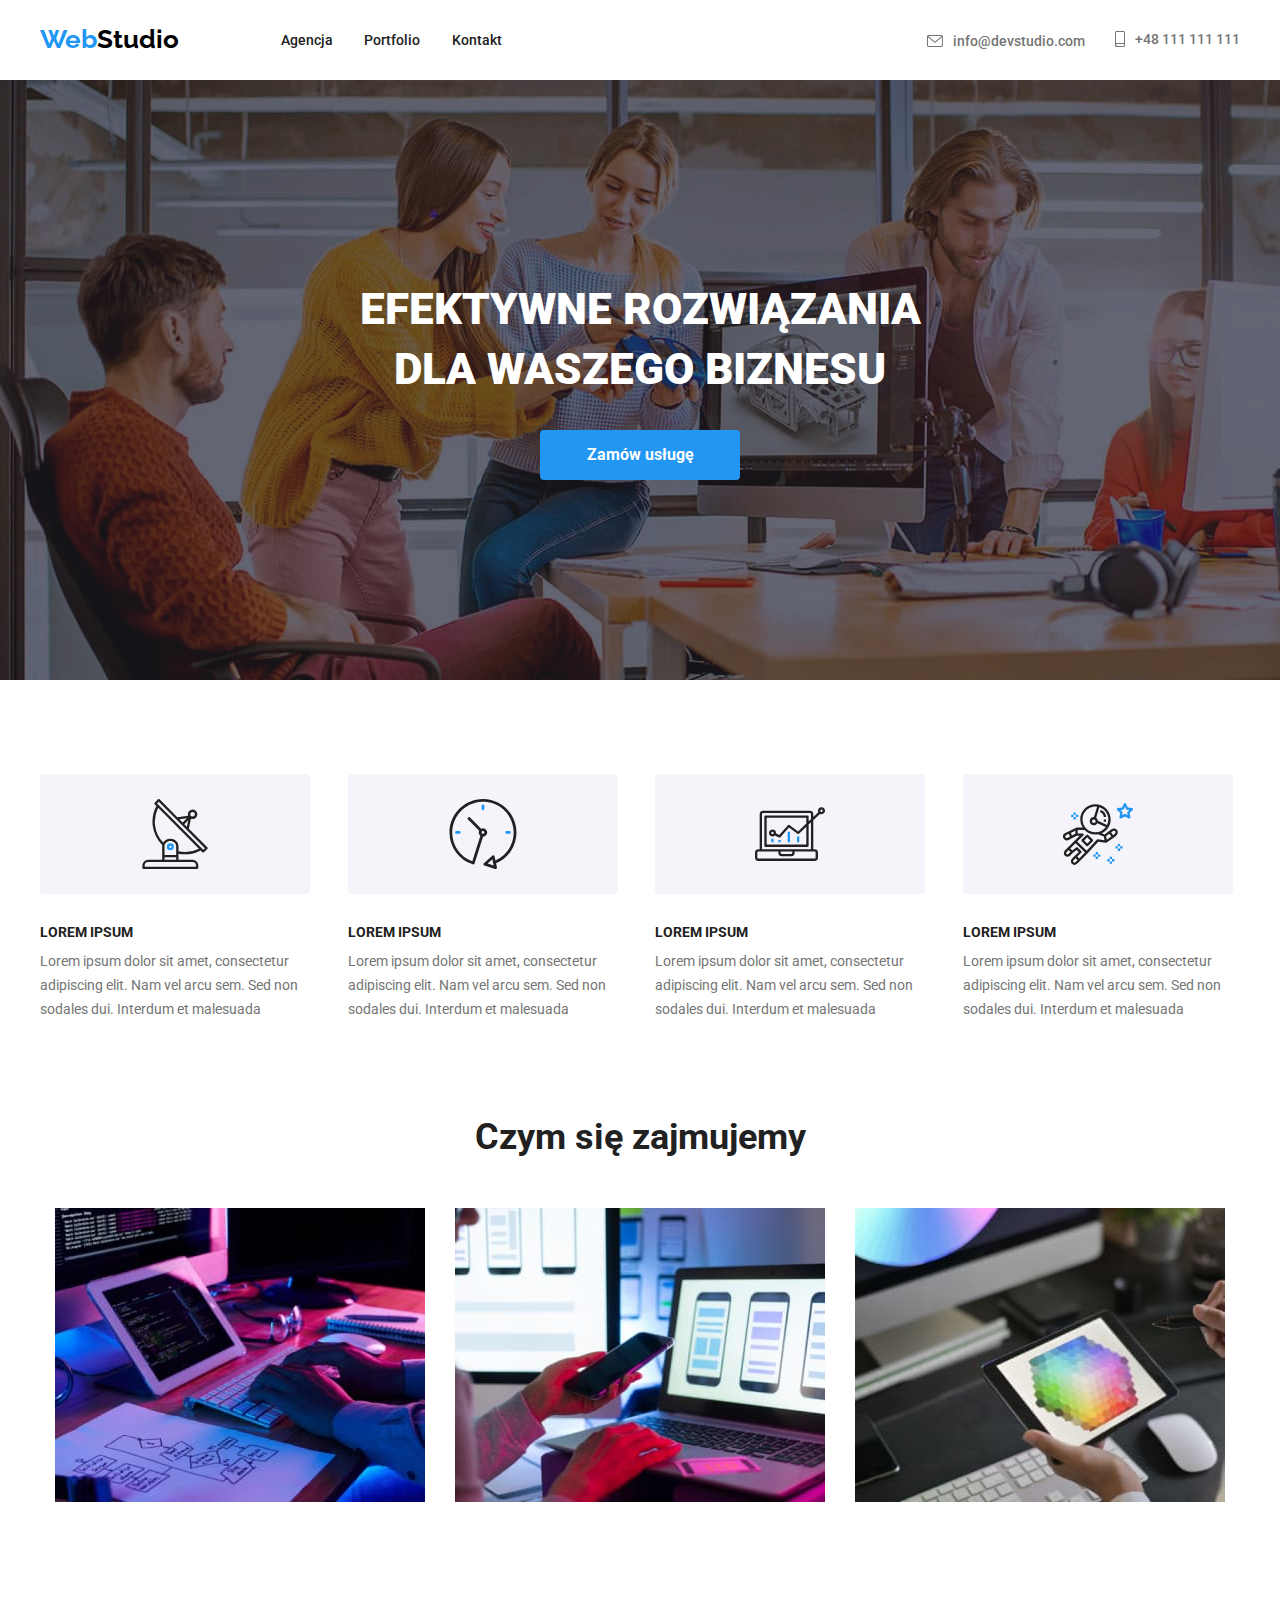
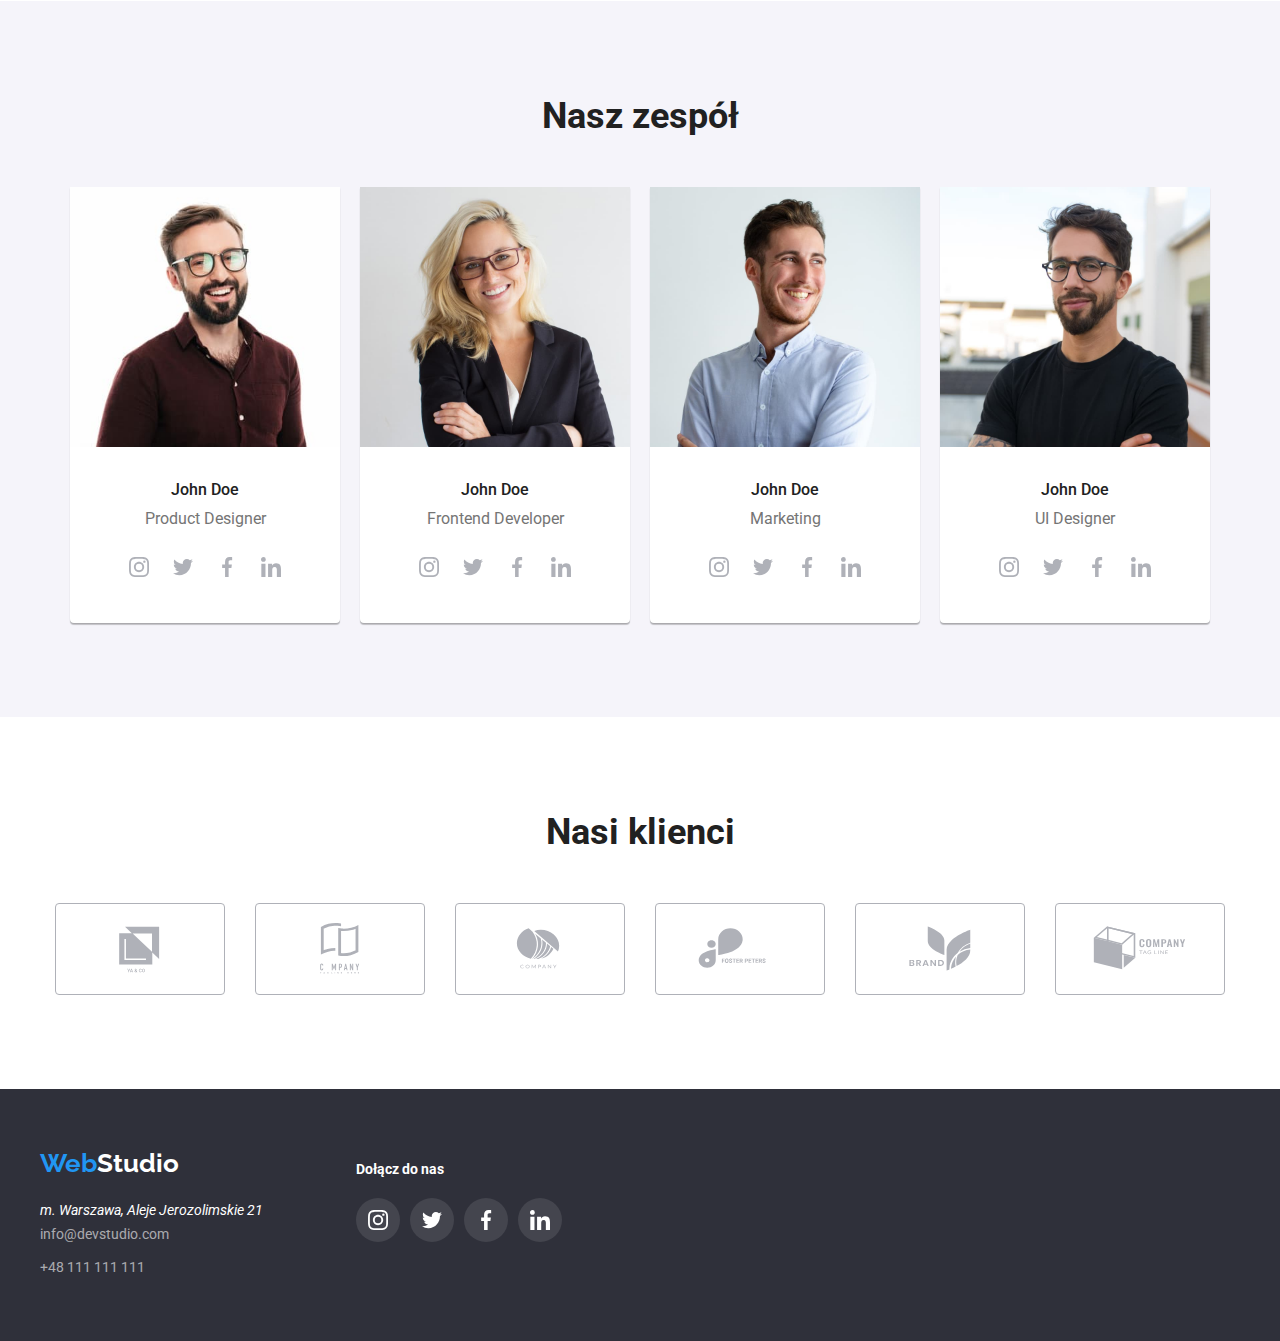
<file: index.html>
<!DOCTYPE html>
<html lang="en">
  <head>
    <meta charset="UTF-8" />
    <meta http-equiv="X-UA-Compatible" content="IE=edge" />
    <meta name="viewport" content="width=device-width, initial-scale=1.0" />
    <link rel="preconnect" href="https://fonts.googleapis.com" />
    <link
      rel="stylesheet"
      href="https://cdnjs.cloudflare.com/ajax/libs/modern-normalize/1.1.0/modern-normalize.min.css"
    />
    <link rel="preconnect" href="https://fonts.gstatic.com" crossorigin />

    <link
      href="https://fonts.googleapis.com/css2?family=Raleway:wght@700&family=Roboto:wght@400;500;700;900&display=swap"
      rel="stylesheet"
    />
    <link rel="stylesheet" href="css/styles.css" />
    <title>Studio</title>
  </head>
  <body>
    <header class="container portfolio-header">
      <a href="index.html" class="logo">
        Web<span class="logo-studio">Studio</span>
      </a>
      <nav>
        <ul class="link-nav">
          <li><a href="agencja.html">Agencja</a></li>
          <li><a href="portfolio.html">Portfolio</a></li>
          <li><a href="kontakt.html">Kontakt</a></li>
        </ul>
      </nav>
      <div class="contacts-header">
        <a href="mailto:info@devstudio.com" class="link-header">
          <svg width="16" height="12">
            <use href="images/icons.svg#envelope"></use>
          </svg>
          info@devstudio.com</a
        >
        <p class="link-header">
          <svg width="10" height="16">
            <use href="images/icons.svg#smartphone"></use>
          </svg>
          +48 111 111 111
        </p>
      </div>
    </header>
    <main>
      <div class="header-main-container">
        <h1 class="header-main">
          EFEKTYWNE ROZWIĄZANIA <br />
          DLA WASZEGO BIZNESU
        </h1>
        <button type="button" class="order-button">Zamów usługę</button>
      </div>
      <section class="container">
        <ul class="first-list">
          <li>
            <div>
              <svg width="70" height="70">
                <use href="images/icons.svg#antenna"></use>
              </svg>
            </div>
            <h4 class="section-header">LOREM IPSUM</h4>
            <p class="section-paragraph first-list-padding">
              Lorem ipsum dolor sit amet, consectetur adipiscing elit. Nam vel
              arcu sem. Sed non sodales dui. Interdum et malesuada
            </p>
          </li>
          <li>
            <div>
              <svg width="70" height="70">
                <use href="images/icons.svg#clock"></use>
              </svg>
            </div>
            <h4 class="section-header">LOREM IPSUM</h4>
            <p class="section-paragraph first-list-padding">
              Lorem ipsum dolor sit amet, consectetur adipiscing elit. Nam vel
              arcu sem. Sed non sodales dui. Interdum et malesuada
            </p>
          </li>
          <li>
            <div>
              <svg width="70" height="70">
                <use href="images/icons.svg#diagram"></use>
              </svg>
            </div>
            <h4 class="section-header">LOREM IPSUM</h4>
            <p class="section-paragraph first-list-padding">
              Lorem ipsum dolor sit amet, consectetur adipiscing elit. Nam vel
              arcu sem. Sed non sodales dui. Interdum et malesuada
            </p>
          </li>
          <li>
            <div>
              <svg width="70" height="70">
                <use href="images/icons.svg#astronaut"></use>
              </svg>
            </div>
            <h4 class="section-header">LOREM IPSUM</h4>
            <p class="section-paragraph">
              Lorem ipsum dolor sit amet, consectetur adipiscing elit. Nam vel
              arcu sem. Sed non sodales dui. Interdum et malesuada
            </p>
          </li>
        </ul>
      </section>
      <section class="container section">
        <h2 class="header-secondary">Czym się zajmujemy</h2>
        <ul class="picture-list">
          <li>
            <img
              src="images/box1.jpg"
              alt="creating code"
              width="370"
              height="294"
            />
          </li>
          <li>
            <img
              src="images/box2.jpg"
              alt="web developing"
              width="370"
              height="294"
            />
          </li>
          <li>
            <img
              src="images/box3.jpg"
              alt="pallet of collours"
              width="370"
              height="294"
            />
          </li>
        </ul>
      </section>
      <section class="team-container section">
        <h2 class="header-secondary">Nasz zespół</h2>
        <ul class="team-list container">
          <li>
            <figure class="team-members">
              <img
                src="images/img1.jpg"
                alt="picture of John Doe"
                width="270"
                height="260"
              />
              <figcaption>
                <p class="team-names">John Doe</p>
                <p class="team-positions">Product Designer</p>
                <div class="social-links-team">
                  <ul>
                    <li>
                      <svg>
                        <use href="images/icons.svg#instagram"></use>
                      </svg>
                    </li>
                    <li>
                      <svg>
                        <use href="images/icons.svg#twitter"></use>
                      </svg>
                    </li>
                    <li>
                      <svg>
                        <use href="images/icons.svg#facebook"></use>
                      </svg>
                    </li>
                    <li>
                      <svg>
                        <use href="images/icons.svg#linkedin"></use>
                      </svg>
                    </li>
                  </ul>
                </div>
              </figcaption>
            </figure>
          </li>
          <li>
            <figure class="team-members">
              <img
                src="images/img2.jpg"
                alt="picture of John Doe"
                width="270"
                height="260"
              />

              <figcaption>
                <p class="team-names">John Doe</p>
                <p class="team-positions">Frontend Developer</p>

                <div class="social-links-team">
                  <ul>
                    <li>
                      <svg>
                        <use href="images/icons.svg#instagram"></use>
                      </svg>
                    </li>
                    <li>
                      <svg>
                        <use href="images/icons.svg#twitter"></use>
                      </svg>
                    </li>
                    <li>
                      <svg>
                        <use href="images/icons.svg#facebook"></use>
                      </svg>
                    </li>
                    <li>
                      <svg>
                        <use href="images/icons.svg#linkedin"></use>
                      </svg>
                    </li>
                  </ul>
                </div>
              </figcaption>
            </figure>
          </li>
          <li>
            <figure class="team-members">
              <img
                src="images/img3.jpg"
                alt="picture of John Doe"
                width="270"
                height="260"
              />
              <figcaption>
                <p class="team-names">John Doe</p>
                <p class="team-positions">Marketing</p>
                <div class="social-links-team">
                  <ul>
                    <li>
                      <svg>
                        <use href="images/icons.svg#instagram"></use>
                      </svg>
                    </li>
                    <li>
                      <svg>
                        <use href="images/icons.svg#twitter"></use>
                      </svg>
                    </li>
                    <li>
                      <svg>
                        <use href="images/icons.svg#facebook"></use>
                      </svg>
                    </li>
                    <li>
                      <svg>
                        <use href="images/icons.svg#linkedin"></use>
                      </svg>
                    </li>
                  </ul>
                </div>
              </figcaption>
            </figure>
          </li>
          <li>
            <figure class="team-members">
              <img
                src="images/img4.jpg"
                alt="picture of John Doe"
                width="270"
                height="260"
              />

              <figcaption>
                <p class="team-names">John Doe</p>
                <p class="team-positions">UI Designer</p>
                <div class="social-links-team">
                  <ul>
                    <li>
                      <svg>
                        <use href="images/icons.svg#instagram"></use>
                      </svg>
                    </li>
                    <li>
                      <svg>
                        <use href="images/icons.svg#twitter"></use>
                      </svg>
                    </li>
                    <li>
                      <svg>
                        <use href="images/icons.svg#facebook"></use>
                      </svg>
                    </li>
                    <li>
                      <svg>
                        <use href="images/icons.svg#linkedin"></use>
                      </svg>
                    </li>
                  </ul>
                </div>
              </figcaption>
            </figure>
          </li>
        </ul>
      </section>
      <section class="section container">
        <h2 class="header-secondary">Nasi klienci</h2>
        <div class="client-container">
          <div class="client-logo">
            <svg>
              <use href="images/icons.svg#client1"></use>
            </svg>
          </div>
          <div class="client-logo">
            <svg>
              <use href="images/icons.svg#client2"></use>
            </svg>
          </div>
          <div class="client-logo">
            <svg>
              <use href="images/icons.svg#client3"></use>
            </svg>
          </div>
          <div class="client-logo">
            <svg>
              <use href="images/icons.svg#client4"></use>
            </svg>
          </div>
          <div class="client-logo">
            <svg>
              <use href="images/icons.svg#client5"></use>
            </svg>
          </div>
          <div class="client-logo">
            <svg>
              <use href="images/icons.svg#client6"></use>
            </svg>
          </div>
        </div>
      </section>
    </main>
    <footer class="footer-container">
      <div class="container">
        <div class="footer-container-address">
          <div>
            <a href="index.html" class="logo">
              Web<span class="logo-studio-footer">Studio</span>
            </a>
            <address class="address">
              m. Warszawa, Aleje Jerozolimskie 21
            </address>
            <a href="mailto:info@devstudio.com" class="contact-footer"
              >info@devstudio.com</a
            >
            <p class="contact-footer">+48 111 111 111</p>
          </div>
          <div class="footer-social-container">
            <h4 class="footer-social-header">Dołącz do nas</h4>
            <ul class="footer-social-links">
              <li>
                <svg width="20" height="20">
                  <use href="images/icons.svg#instagram"></use>
                </svg>
              </li>
              <li>
                <svg width="20" height="20">
                  <use href="images/icons.svg#twitter"></use>
                </svg>
              </li>
              <li>
                <svg width="20" height="20">
                  <use href="images/icons.svg#facebook"></use>
                </svg>
              </li>
              <li>
                <svg width="20" height="20">
                  <use href="images/icons.svg#linkedin"></use>
                </svg>
              </li>
            </ul>
          </div>
        </div>
      </div>
    </footer>
  </body>
</html>
</file>
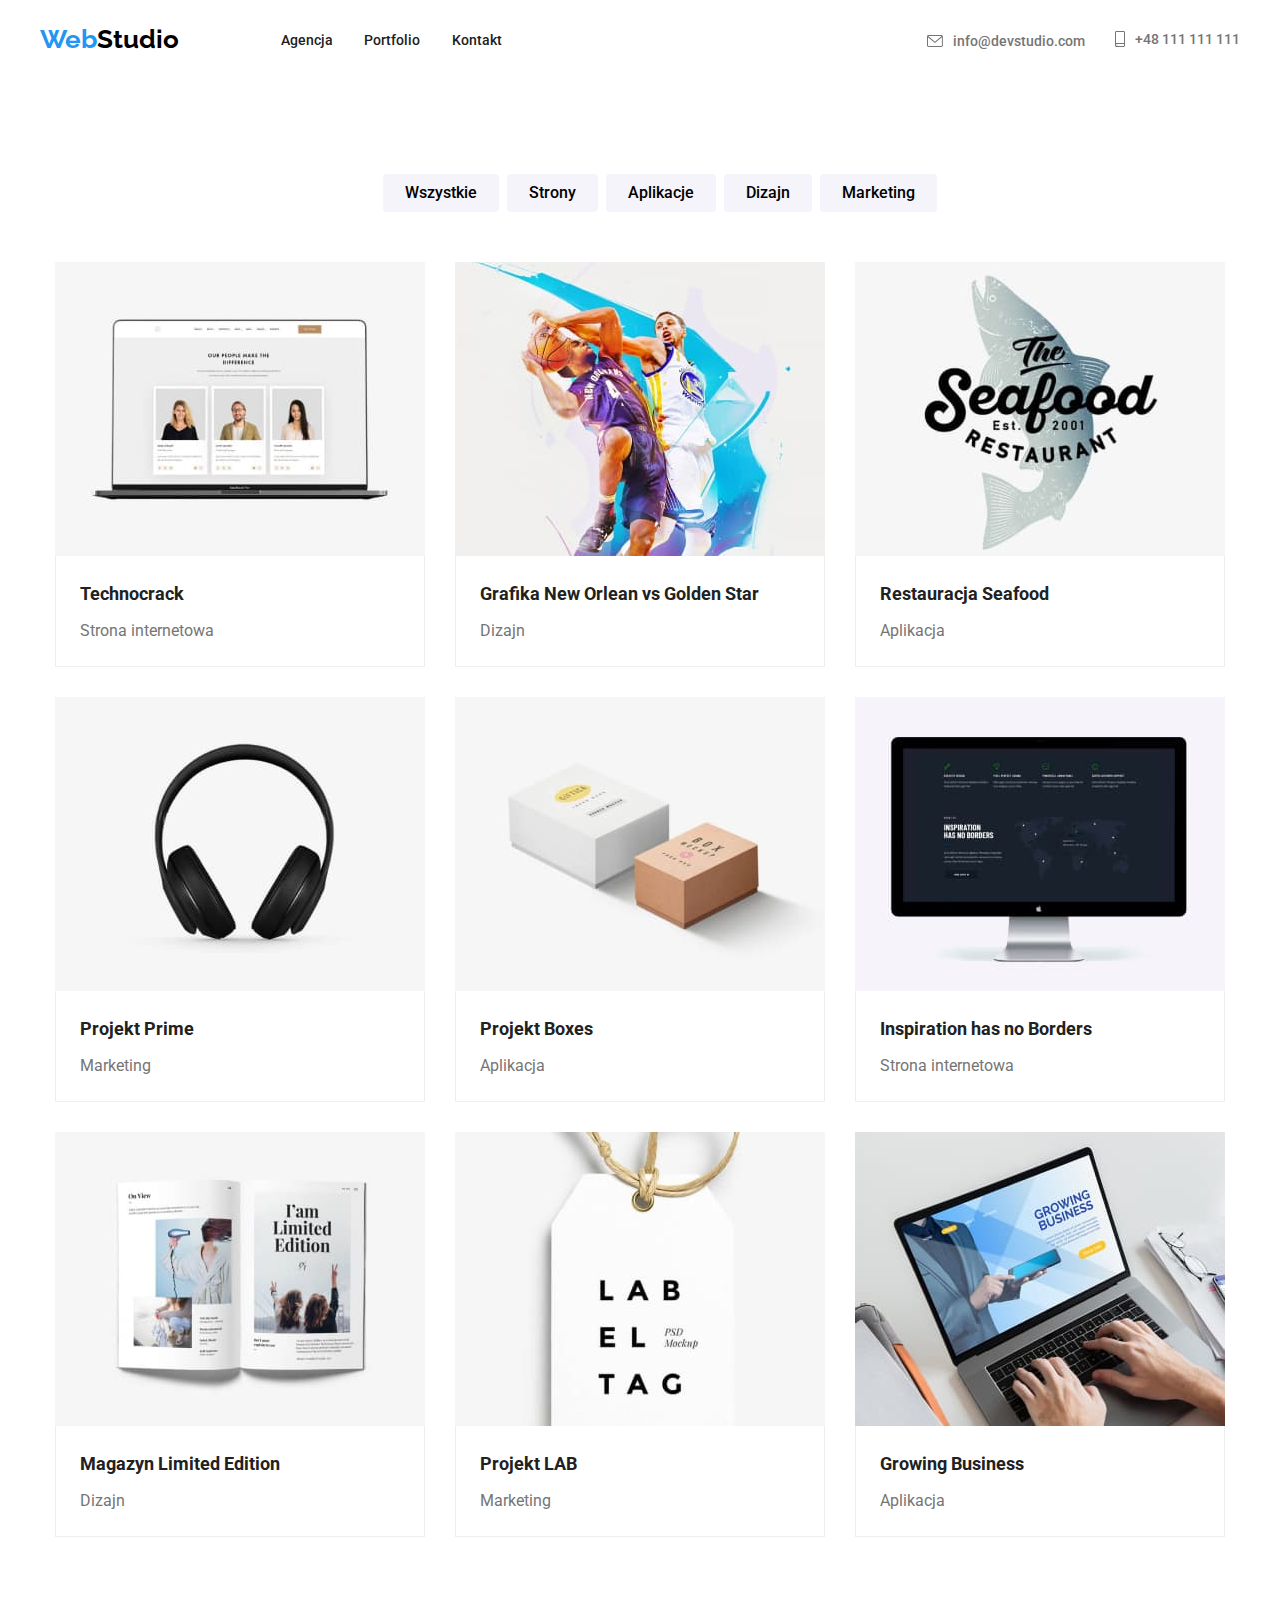
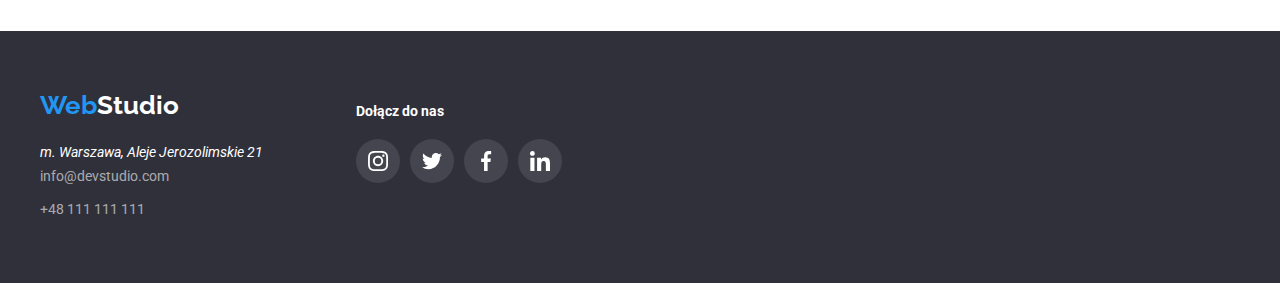
<file: portfolio.html>
<!DOCTYPE html>
<html lang="en">
  <head>
    <meta charset="UTF-8" />
    <meta http-equiv="X-UA-Compatible" content="IE=edge" />
    <meta name="viewport" content="width=device-width, initial-scale=1.0" />
    <link
      rel="stylesheet"
      href="https://cdnjs.cloudflare.com/ajax/libs/modern-normalize/1.1.0/modern-normalize.min.css"
    />
    <link rel="preconnect" href="https://fonts.googleapis.com" />
    <link rel="preconnect" href="https://fonts.gstatic.com" crossorigin />

    <link
      href="https://fonts.googleapis.com/css2?family=Raleway:wght@700&family=Roboto:wght@400;500;700;900&display=swap"
      rel="stylesheet"
    />
    <link rel="stylesheet" href="css/styles.css" />
    <title>Portfolio</title>
  </head>
  <body>
    <header class="container portfolio-header">
      <a href="index.html" class="logo">
        Web<span class="logo-studio">Studio</span>
      </a>
      <nav>
        <ul class="link-nav">
          <li><a href="agencja.html">Agencja</a></li>
          <li><a href="portfolio.html">Portfolio</a></li>
          <li><a href="kontakt.html">Kontakt</a></li>
        </ul>
      </nav>
      <div class="contacts-header">
        <a href="mailto:info@devstudio.com" class="link-header">
          <svg width="16" height="12">
            <use href="images/icons.svg#envelope"></use>
          </svg>
          info@devstudio.com</a
        >
        <p class="link-header">
          <svg width="10" height="16">
            <use href="images/icons.svg#smartphone"></use>
          </svg>
          +48 111 111 111
        </p>
      </div>
    </header>
    <main class="container section">
      <div>
        <ul class="filter-list">
          <li>
            <button type="button" class="porfolio-filter">Wszystkie</button>
          </li>
          <li><button type="button" class="porfolio-filter">Strony</button></li>
          <li>
            <button type="button" class="porfolio-filter">Aplikacje</button>
          </li>
          <li><button type="button" class="porfolio-filter">Dizajn</button></li>
          <li>
            <button type="button" class="porfolio-filter">Marketing</button>
          </li>
        </ul>
      </div>
      <section class="filter-cards-padding">
        <ul class="card-set">
          <li>
            <figure class="cards">
              <img
                src="images/Technocrack.jpg"
                alt="web page on laptop"
                width="370"
                height="294"
              />
              <figcaption class="figcaption-border">
                <p class="portfolio-project">Technocrack</p>
                <p class="portfolio-description">Strona internetowa</p>
              </figcaption>
            </figure>
          </li>
          <li>
            <figure class="cards">
              <img
                src="images/GraphicsNewOrlean.jpg"
                alt="two basketball players"
                width="370"
                height="294"
              />
              <figcaption class="figcaption-border">
                <p class="portfolio-project">
                  Grafika New Orlean vs Golden Star
                </p>
                <p class="portfolio-description">Dizajn</p>
              </figcaption>
            </figure>
          </li>
          <li>
            <figure class="cards">
              <img
                src="images/SeafoodRestaurant.jpg"
                alt="restaurant logo"
                width="370"
                height="294"
              />
              <figcaption class="figcaption-border">
                <p class="portfolio-project">Restauracja Seafood</p>
                <p class="portfolio-description">Aplikacja</p>
              </figcaption>
            </figure>
          </li>
          <li>
            <figure class="cards">
              <img
                src="images/ProjectPrime.jpg"
                alt="headphones"
                width="370"
                height="294"
              />
              <figcaption class="figcaption-border">
                <p class="portfolio-project">Projekt Prime</p>
                <p class="portfolio-description">Marketing</p>
              </figcaption>
            </figure>
          </li>
          <li>
            <figure class="cards">
              <img
                src="images/ProjectBoxes.jpg"
                alt="two boxes"
                width="370"
                height="294"
              />
              <figcaption class="figcaption-border">
                <p class="portfolio-project">Projekt Boxes</p>
                <p class="portfolio-description">Aplikacja</p>
              </figcaption>
            </figure>
          </li>
          <li>
            <figure class="cards">
              <img
                src="images/noBorders.jpg"
                alt="web page on a screen"
                width="370"
                height="294"
              />
              <figcaption class="figcaption-border">
                <p class="portfolio-project">Inspiration has no Borders</p>
                <p class="portfolio-description">Strona internetowa</p>
              </figcaption>
            </figure>
          </li>
          <li>
            <figure class="cards">
              <img
                src="images/LimitedEditionMagazine.jpg"
                alt="paper magazine"
                width="370"
                height="294"
              />
              <figcaption class="figcaption-border">
                <p class="portfolio-project">Magazyn Limited Edition</p>
                <p class="portfolio-description">Dizajn</p>
              </figcaption>
            </figure>
          </li>
          <li>
            <figure class="cards">
              <img
                src="images/ProjectLAB.jpg"
                alt="label"
                width="370"
                height="294"
              />
              <figcaption class="figcaption-border">
                <p class="portfolio-project">Projekt LAB</p>
                <p class="portfolio-description">Marketing</p>
              </figcaption>
            </figure>
          </li>
          <li>
            <figure class="cards">
              <img
                src="images/GrowingBusiness.jpg"
                alt="two hands and laptop"
                width="370"
                height="294"
              />
              <figcaption class="figcaption-border">
                <p class="portfolio-project">Growing Business</p>
                <p class="portfolio-description">Aplikacja</p>
              </figcaption>
            </figure>
          </li>
        </ul>
      </section>
    </main>
    <footer class="footer-container">
      <div class="container">
        <div class="footer-container-address">
          <div>
            <a href="index.html" class="logo">
              Web<span class="logo-studio-footer">Studio</span>
            </a>
            <address class="address">
              m. Warszawa, Aleje Jerozolimskie 21
            </address>
            <a href="mailto:info@devstudio.com" class="contact-footer"
              >info@devstudio.com</a
            >
            <p class="contact-footer">+48 111 111 111</p>
          </div>
          <div class="footer-social-container">
            <h4 class="footer-social-header">Dołącz do nas</h4>
            <ul class="footer-social-links">
              <li>
                <svg width="20" height="20">
                  <use href="images/icons.svg#instagram"></use>
                </svg>
              </li>
              <li>
                <svg width="20" height="20">
                  <use href="images/icons.svg#twitter"></use>
                </svg>
              </li>
              <li>
                <svg width="20" height="20">
                  <use href="images/icons.svg#facebook"></use>
                </svg>
              </li>
              <li>
                <svg width="20" height="20">
                  <use href="images/icons.svg#linkedin"></use>
                </svg>
              </li>
            </ul>
          </div>
        </div>
      </div>
    </footer>
  </body>
</html>
</file>
<file: css/styles.css>
body {
  font-family: "Roboto", "Raleway", sans-serif;
  color: #212121;
}
* {
  box-sizing: border-box;
  margin: 0;
}
ul {
  list-style: none;
}

.container {
  max-width: 1200px;
  margin: 0 auto;
}
.section {
  padding-top: 94px;
  padding-bottom: 94px;
}
.logo {
  font-family: "Raleway", "Oleo Script", sans-serif;
  font-weight: 700;
  font-size: 26px;
  line-height: 1.17, 1.38;
  letter-spacing: 3%;
  text-decoration: none;
  color: #2196f3;
}
.logo-studio {
  color: #000000;
}

.link-nav a {
  color: #212121;
  font-weight: 500;
  font-size: 14px;
  line-height: 1.17;
  letter-spacing: 2%;
  text-decoration: none;
}
.link-nav {
  display: flex;
  width: 261px;
  margin-right: 364px;
  justify-content: space-between;
}
.link-nav a:hover {
  color: #2196f3;
  cursor: pointer;
}
.link-nav a:focus {
  color: #2196f3;
}
.link-header {
  color: #757575;
  font-weight: 500;
  font-size: 14px;
  line-height: 1.17;
  letter-spacing: 2%;
  text-decoration: none;
  fill: #757575;
  display: flex;
  gap: 10px;
  align-items: center;
}
.link-header:hover {
  color: #2196f3;
  fill: #2196f3;
  cursor: pointer;
}
.link-header:focus {
  color: #2196f3;
}
.header-main {
  color: #ffffff;
  font-weight: 900;
  font-size: 44px;
  line-height: 1.36;
  letter-spacing: 6%;
  padding-top: 200px;
  padding-bottom: 30px;
  margin: 0;
}
.header-main-container {
  background-color: #2f303a;
  background-image: url(../images/background.jpg);
  box-shadow: inset 0 0 0 300px rgba(47, 48, 58, 0.4);
  max-width: 1600px;
  text-align: center;
  height: 600px;
  margin: 0 auto;
}
.order-button {
  color: #ffffff;
  font-weight: 700;
  font-size: 16px;
  letter-spacing: 6%;
  line-height: 1.875;
  text-align: center;
  background-color: #2196f3;
  cursor: pointer;
  border-radius: 4px;
  border: #2196f3;
  height: 50px;
  width: 200px;
}

.section-header {
  font-weight: 700;
  font-size: 14px;
  line-height: 1.17;
  letter-spacing: 3%;
  margin: 0;
  padding-bottom: 10px;
}
.section-paragraph {
  color: #757575;
  font-size: 14px;
  line-height: 1.71;
  letter-spacing: 3%;
}

.header-secondary {
  font-weight: 700;
  font-size: 36px;
  line-height: 1.17;
  letter-spacing: 3%;
  text-align: center;

  padding-bottom: 50px;
}
.team-names {
  font-weight: 500;
  font-size: 16px;
  line-height: 1.17;
  letter-spacing: 3%;
  padding-bottom: 10px;
  padding-top: 30px;
}
.team-positions {
  color: #757575;
  font-size: 16px;
  line-height: 1.17;
  letter-spacing: 3%;
  padding-bottom: 16px;
}
.porfolio-filter {
  font-weight: 500;
  font-size: 16px;
  letter-spacing: 3%;
  line-height: 1.625;
  text-align: center;
  background-color: #f5f4fa;
  cursor: pointer;
  padding: 6px 22px;
  border-radius: 4px;
}
.porfolio-filter:hover,
.porfolio-filter:focus {
  color: #ffffff;
  background-color: #2196f3;
  box-shadow: 0px 2px 2px 0px rgba(0, 0, 0, 0.12);
  box-shadow: 0px 1px 2px 0px rgba(0, 0, 0, 0.08);
  box-shadow: 0px 3px 1px 0px rgba(0, 0, 0, 0.1);
}
.porfolio-filter:hover {
  cursor: pointer;
}
.portfolio-project {
  font-weight: 700;
  font-size: 18px;
  line-height: 2;
  letter-spacing: 6%;
  padding-top: 20px;
  padding-bottom: 4px;
  padding-left: 24px;
}
.portfolio-description {
  color: #757575;
  font-size: 16px;
  line-height: 1.875;
  letter-spacing: 6%;
  padding-bottom: 20px;
  padding-left: 24px;
}
.logo-studio-footer {
  color: #ffffff;
}
.address {
  color: #ffffff;
  font-size: 14px;
  line-height: 1.71;
  letter-spacing: 3%;
  padding-top: 20px;
  width: 246px;
}
.contact-footer {
  color: #ffffff99;
  font-size: 14px;
  line-height: 1.71;
  letter-spacing: 3%;
  text-decoration: none;
  padding-top: 9px;
  justify-content: left;
}
.footer-social-container {
  width: 206px;
  height: 80px;
  margin: 12px auto auto 70px;
}
.footer-social-header {
  color: rgba(255, 255, 255, 1);
  font-weight: 700;
  font-size: 14px;
  line-height: 1.17;
  letter-spacing: 3%;
  padding-bottom: 20px;
}
.footer-social-links {
  display: flex;
  align-items: center;
  padding-left: 0;
  gap: 10px;
}
.footer-social-links li {
  border-radius: 50%;
  background-color: rgba(255, 255, 255, 0.1);
  width: 44px;
  height: 44px;
  display: inline-flex;
  justify-content: center;
  align-items: center;
}
.footer-social-links li:hover,
.footer-social-links li:focus {
  background-color: #2196f3;
}
.footer-social-links svg {
  display: flex;
  fill: #ffffff;
}

.portfolio-header {
  align-items: center;
  display: flex;
  justify-content: space-between;
  height: 80px;
}
.contacts-header {
  display: flex;
  gap: 30px;
  align-items: baseline;
}
.first-list {
  display: flex;
  margin-top: 94px;
  padding-left: 0;
  justify-content: center;
  gap: 30px;
}
/* .first-list-padding {
  padding-right: 30px;
} */
.first-list div {
  display: flex;
  width: 270px;
  height: 120px;
  border-radius: 4px;
  background-color: rgba(245, 244, 250, 1);
  margin-bottom: 30px;
  align-items: center;
  justify-content: center;
}
.picture-list {
  display: flex;
  padding: 0;
  justify-content: center;
  gap: 30px;
}
/* .picture-list li:nth-child(2) {
  padding: 0 30px;
} */

.team-container {
  background-color: #f5f4fa;
}
.team-container ul {
  display: flex;
  padding: 0 30px;
}
.team-members {
  width: 270px;

  background-color: #ffffff;
  border-bottom-left-radius: 4px;
  border-bottom-right-radius: 4px;
  box-shadow: 0px 2px 1px 0px #00000033, 0px 1px 1px 0px #00000024;
  text-align: center;
}
.team-list {
  display: flex;
  justify-content: space-between;
  padding: 0;
}
.footer-container {
  height: 252px;
  background-color: #2f303a;
  padding-top: 60px;
}
.footer-container-address {
  display: flex;
  justify-items: left;
}
.filter-list {
  display: flex;
  justify-content: center;
}

.filter-list li:not(:last-child) {
  padding-right: 8px;
}
.filter-list button {
  border: none;
}
.card-set {
  display: flex;
  flex-wrap: wrap;
  padding: 0;
  margin: 0;
  gap: 30px;
  flex-basis: calc((100%-60px) / 3);
  justify-content: center;
}
.figcaption-border {
  border-bottom: #eeeeee solid 1px;
  border-left: #eeeeee solid 1px;
  border-right: #eeeeee solid 1px;
}
.filter-cards-padding {
  padding-top: 50px;
}
.cards:hover {
  box-shadow: 1px 4px 6px 0px rgba(0, 0, 0, 0.16);
  box-shadow: 0px 4px 4px 0px rgba(0, 0, 0, 0.06);
  box-shadow: 0px 1px 1px 0px rgba(0, 0, 0, 0.12);
  cursor: pointer;
}
.cards img {
  display: block;
}
.client-container {
  display: flex;
  justify-content: center;
}
.client-logo {
  width: 170px;
  height: 92px;
  border-radius: 4px;
  border: 1px solid #afb1b8;
  fill: #afb1b8;
  padding: 16px 32px;
  justify-content: center;
  align-items: center;
  display: flex;
}

.client-logo:not(:last-child) {
  margin-right: 30px;
}
.client-logo:hover {
  border-color: #2196f3;
  fill: #2196f3;
  cursor: pointer;
}
.client-logo:focus,
.client-logo:active {
  border-color: #2196f3;
  fill: #2196f3;
}
.social-links-team svg:hover {
  fill: #ffffff;
  display: inline-flex;
  align-items: center;
  justify-content: center;
  cursor: pointer;
}
.social-links-team svg:active,
.social-links-team svg:focus {
  background-color: #2196f3;
  fill: #ffffff;
}
.social-links-team li:hover,
.social-links-team li:active,
.social-links-team li:focus {
  background-color: #2196f3;
  border-radius: 50%;
  width: 44px;
  height: 44px;
}

.social-links-team {
  display: flex;
  justify-content: center;
  align-items: center;
  padding-bottom: 30px;
}
.social-links-team svg:not(:last-child) {
  margin-right: 10px;
}
.social-links-team svg {
  display: inline-flex;
  width: 44px;
  height: 44px;
  padding: 12px;
  fill: #afb1b8;
}
</file>
